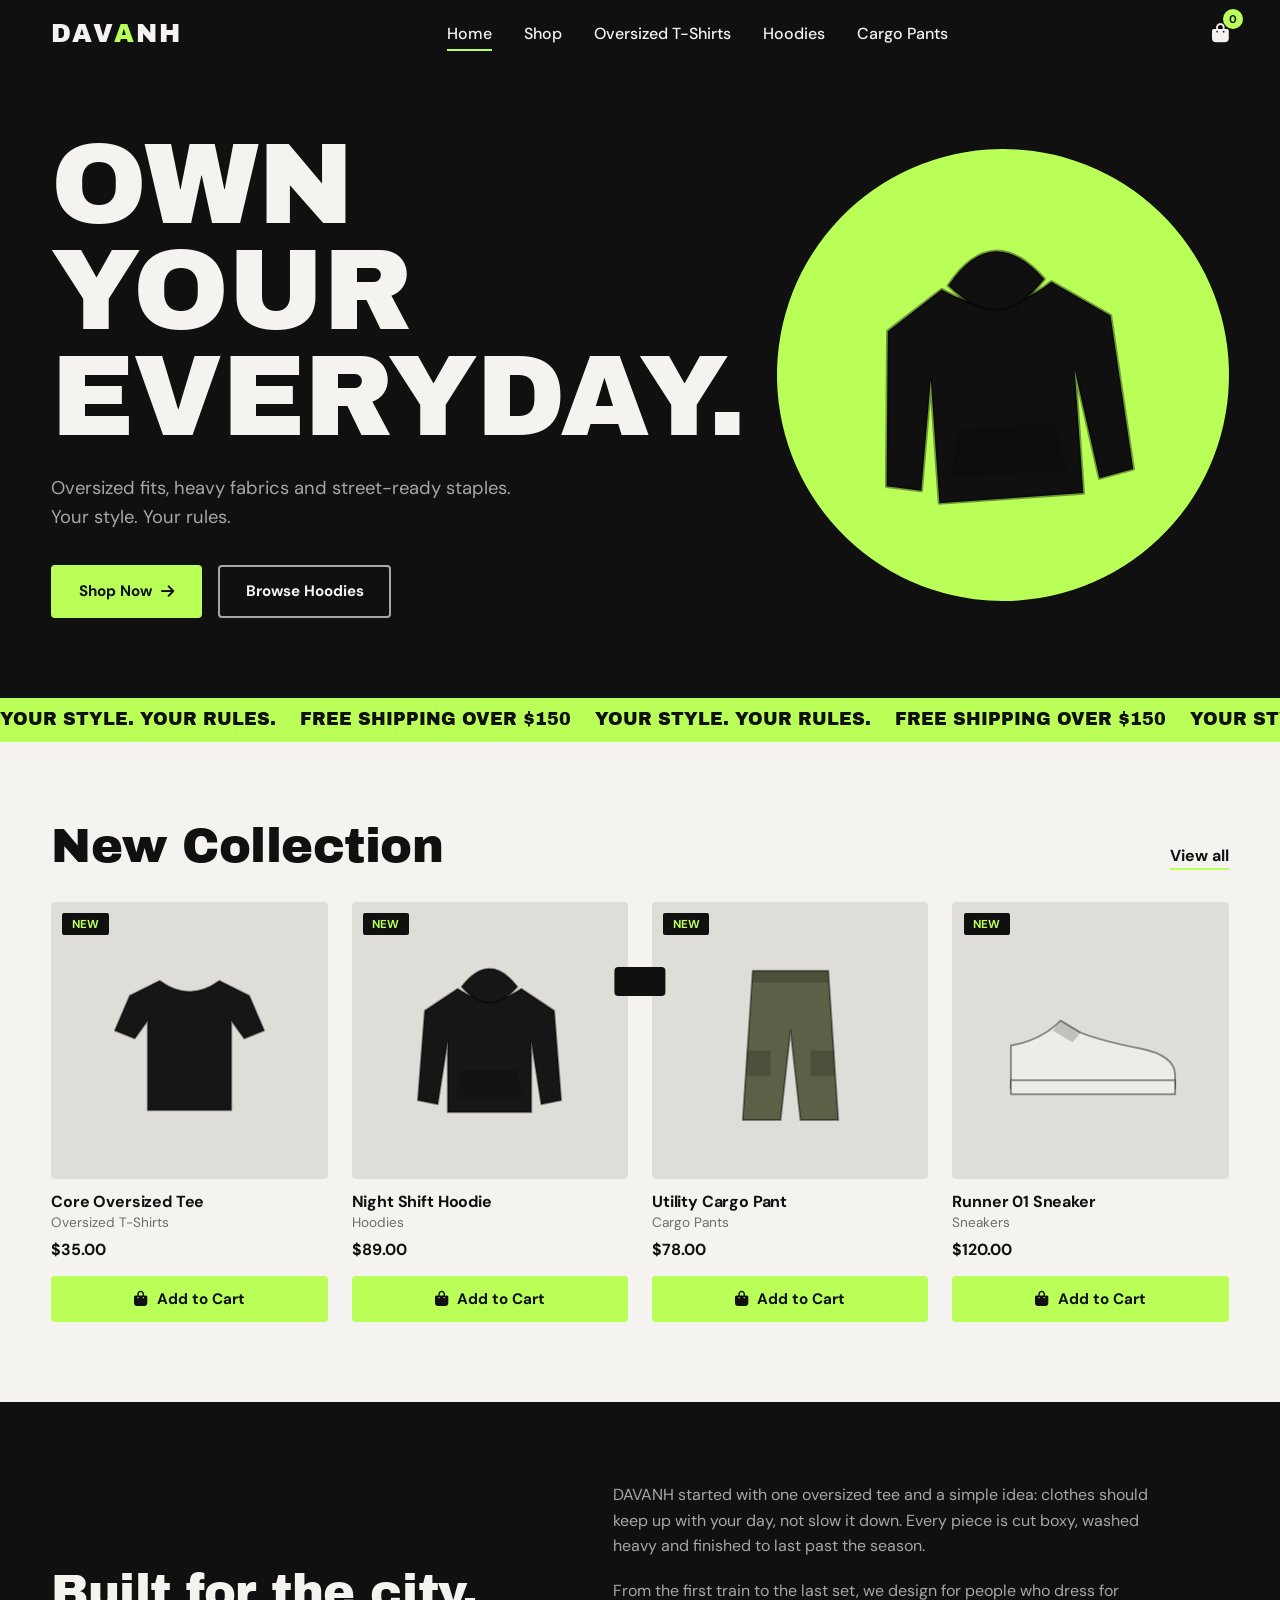
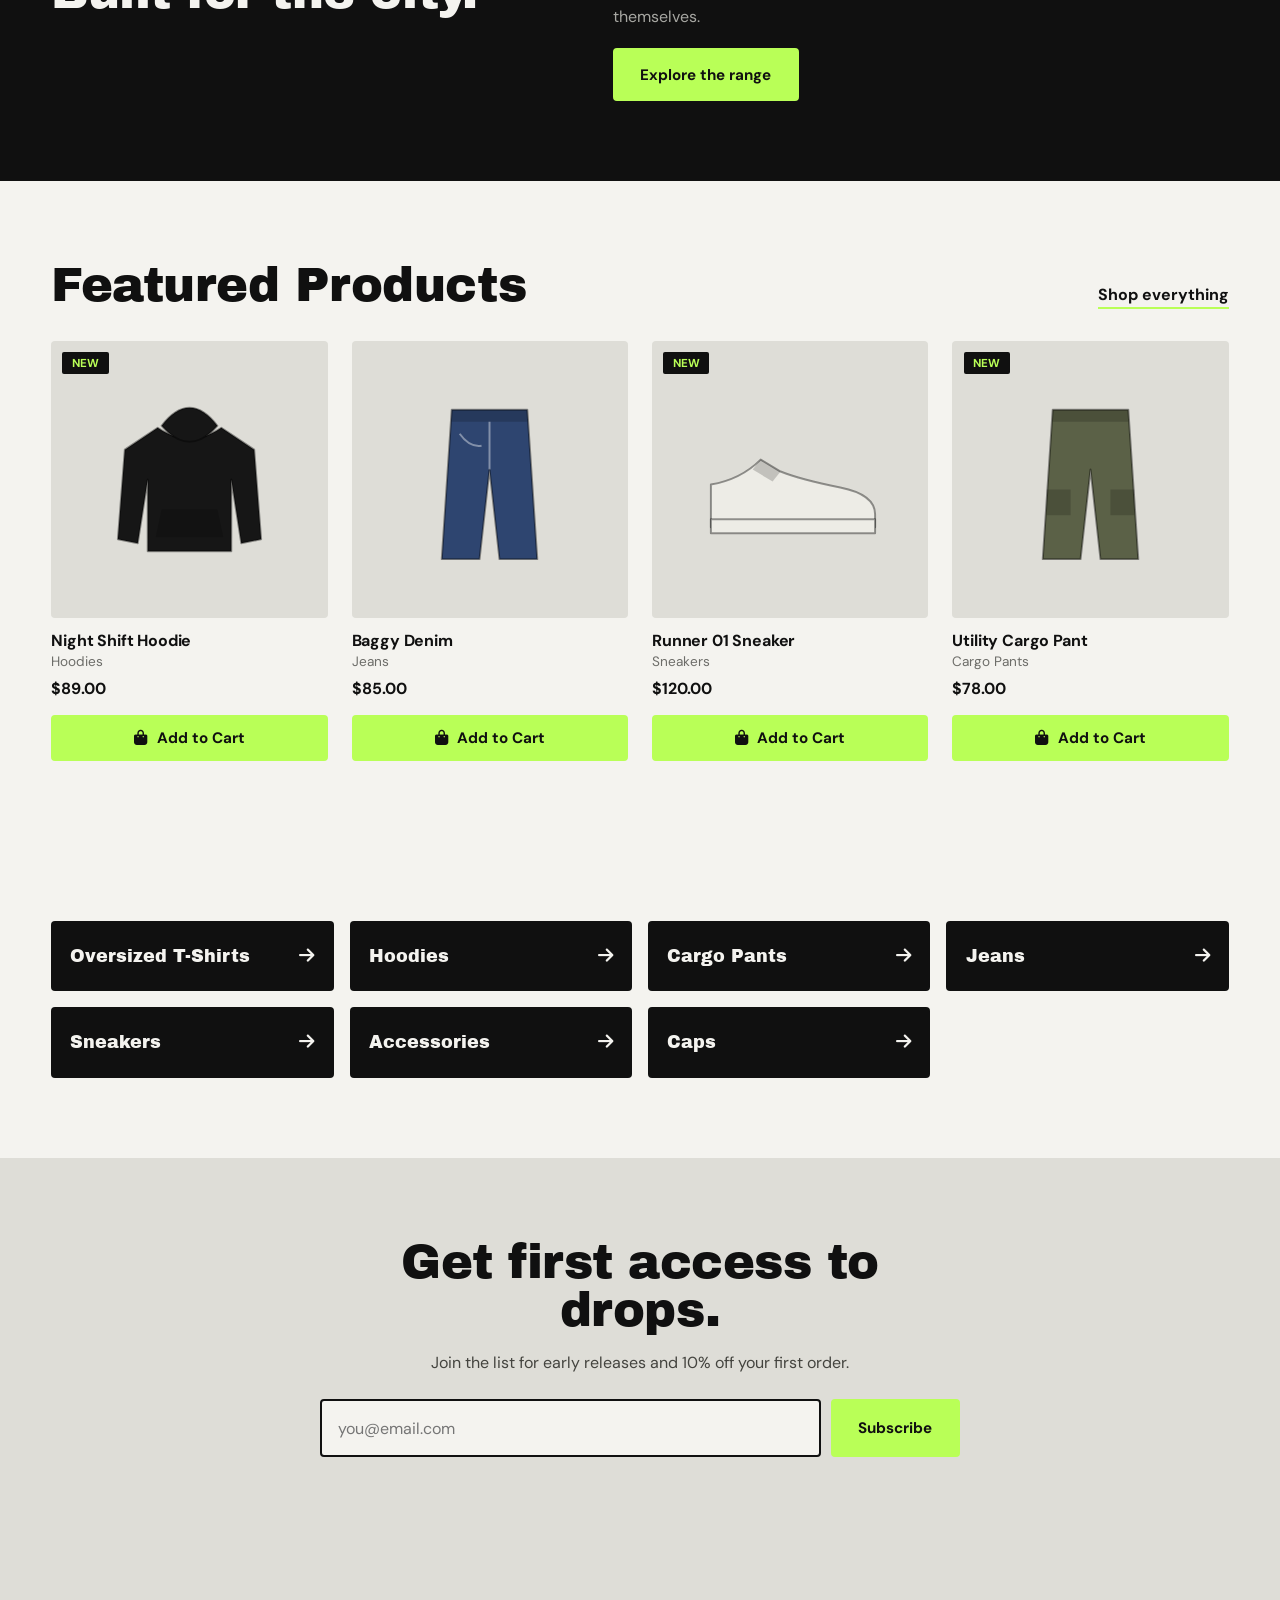
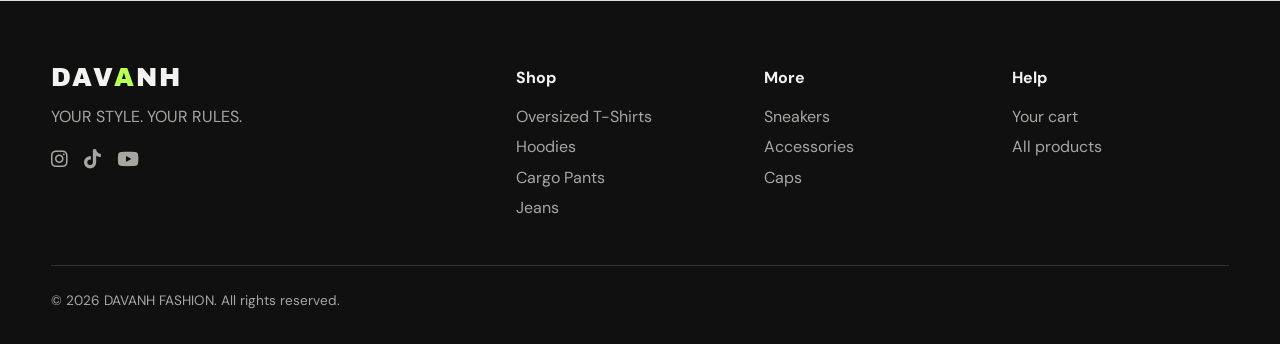
<file: index.html>
<!DOCTYPE html><html lang="en"><head><meta charset="UTF-8"><meta name="viewport" content="width=device-width,initial-scale=1">
<title>Home | DAVANH FASHION</title>
<link rel="preconnect" href="https://fonts.googleapis.com"><link rel="preconnect" href="https://fonts.gstatic.com" crossorigin>
<link href="https://fonts.googleapis.com/css2?family=Archivo+Black&family=DM+Sans:wght@400;500;700&display=swap" rel="stylesheet">
<link rel="stylesheet" href="https://cdnjs.cloudflare.com/ajax/libs/font-awesome/6.5.1/css/all.min.css">
<link rel="stylesheet" href="css/style.css"></head><body data-page="home"><div id="site-header"></div><main>
<section class="hero"><div class="wrap hero-grid">
 <div><h1 class="hero-title">OWN YOUR<br>EVERYDAY.</h1>
 <p class="lead">Oversized fits, heavy fabrics and street-ready staples. Your style. Your rules.</p>
 <div class="row"><a class="btn" href="shop.html">Shop Now <i class="fa-solid fa-arrow-right"></i></a><a class="btn btn-ghost" href="shop.html?cat=Hoodies">Browse Hoodies</a></div></div>
 <div class="hero-art" id="hero-art" aria-label="Featured hoodie"></div></div></section>
<section class="marquee" aria-hidden="true"><div>YOUR STYLE. YOUR RULES. &nbsp;&nbsp; FREE SHIPPING OVER $150 &nbsp;&nbsp; YOUR STYLE. YOUR RULES. &nbsp;&nbsp; FREE SHIPPING OVER $150 &nbsp;&nbsp; YOUR STYLE. YOUR RULES.</div></section>
<section class="section"><div class="wrap"><div class="sec-head"><h2>New Collection</h2><a href="shop.html" class="link">View all</a></div><div class="grid" id="new-grid"></div></div></section>
<section class="section dark"><div class="wrap split">
 <div><h2>Built for the city.</h2></div>
 <div><p>DAVANH started with one oversized tee and a simple idea: clothes should keep up with your day, not slow it down. Every piece is cut boxy, washed heavy and finished to last past the season.</p><p>From the first train to the last set, we design for people who dress for themselves.</p><a class="btn" href="shop.html">Explore the range</a></div></div></section>
<section class="section"><div class="wrap"><div class="sec-head"><h2>Featured Products</h2><a href="shop.html" class="link">Shop everything</a></div><div class="grid" id="featured-grid"></div></div></section>
<section class="section"><div class="wrap cats" id="cat-tiles"></div></section>
<section class="section news"><div class="wrap narrow"><h2>Get first access to drops.</h2><p>Join the list for early releases and 10% off your first order.</p>
 <form id="news-form" novalidate><label class="sr" for="news-email">Email address</label><input id="news-email" type="email" placeholder="you@email.com"><button class="btn" type="submit">Subscribe</button></form><p id="news-msg" class="form-msg" aria-live="polite"></p></div></section>
</main><div id="site-footer"></div><div id="toast" class="toast" role="status"></div><script src="js/script.js"></script></body></html>
</file>
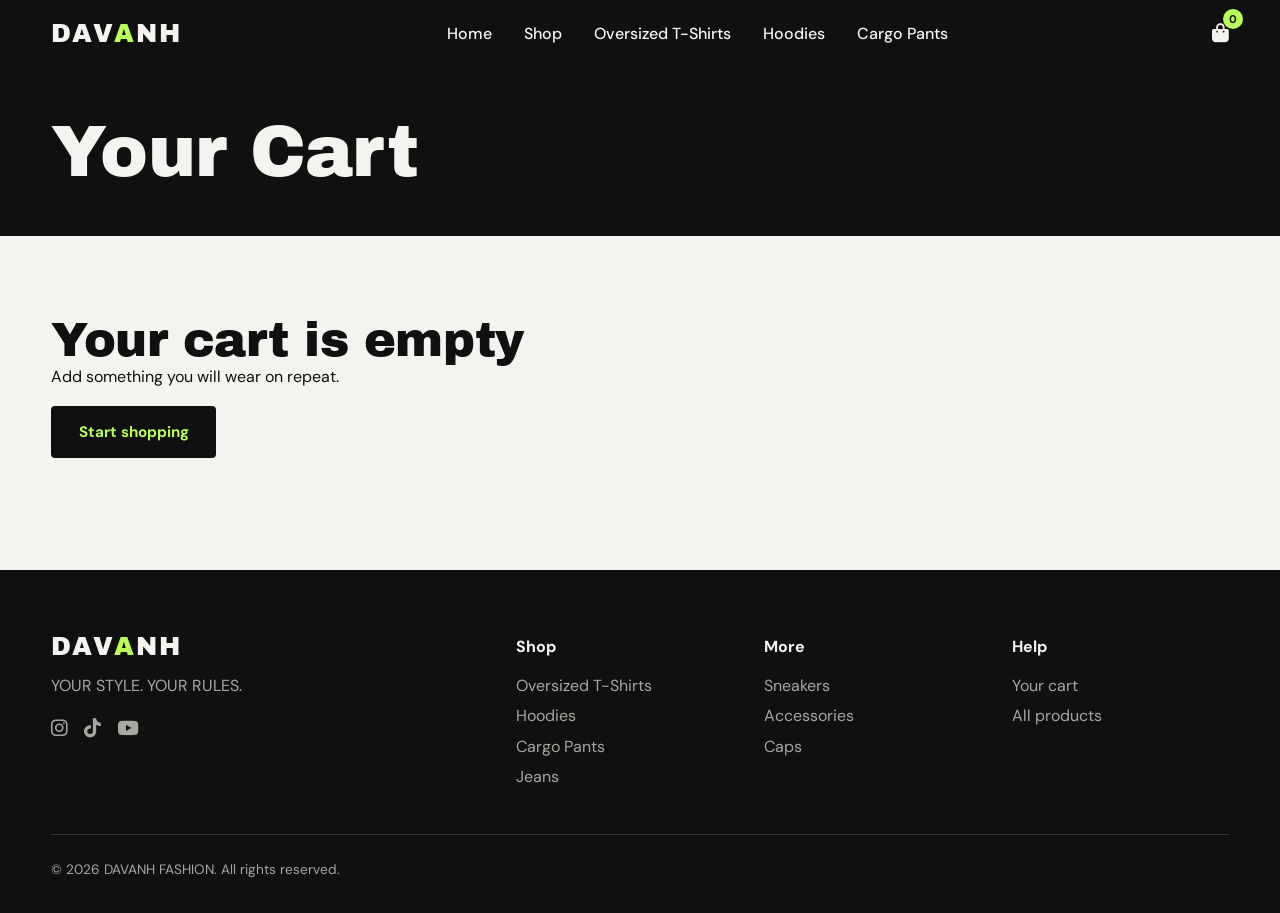
<file: cart.html>
<!DOCTYPE html><html lang="en"><head><meta charset="UTF-8"><meta name="viewport" content="width=device-width,initial-scale=1">
<title>Cart | DAVANH FASHION</title>
<link rel="preconnect" href="https://fonts.googleapis.com"><link rel="preconnect" href="https://fonts.gstatic.com" crossorigin>
<link href="https://fonts.googleapis.com/css2?family=Archivo+Black&family=DM+Sans:wght@400;500;700&display=swap" rel="stylesheet">
<link rel="stylesheet" href="https://cdnjs.cloudflare.com/ajax/libs/font-awesome/6.5.1/css/all.min.css">
<link rel="stylesheet" href="css/style.css"></head><body data-page="cart"><div id="site-header"></div><main>
<section class="page-head"><div class="wrap"><h1>Your Cart</h1></div></section>
<section class="section tight"><div class="wrap cart-layout"><div id="cart-items"></div>
 <aside class="summary" id="summary"></aside></div></section>
</main><div id="site-footer"></div><div id="toast" class="toast" role="status"></div><script src="js/script.js"></script></body></html>
</file>
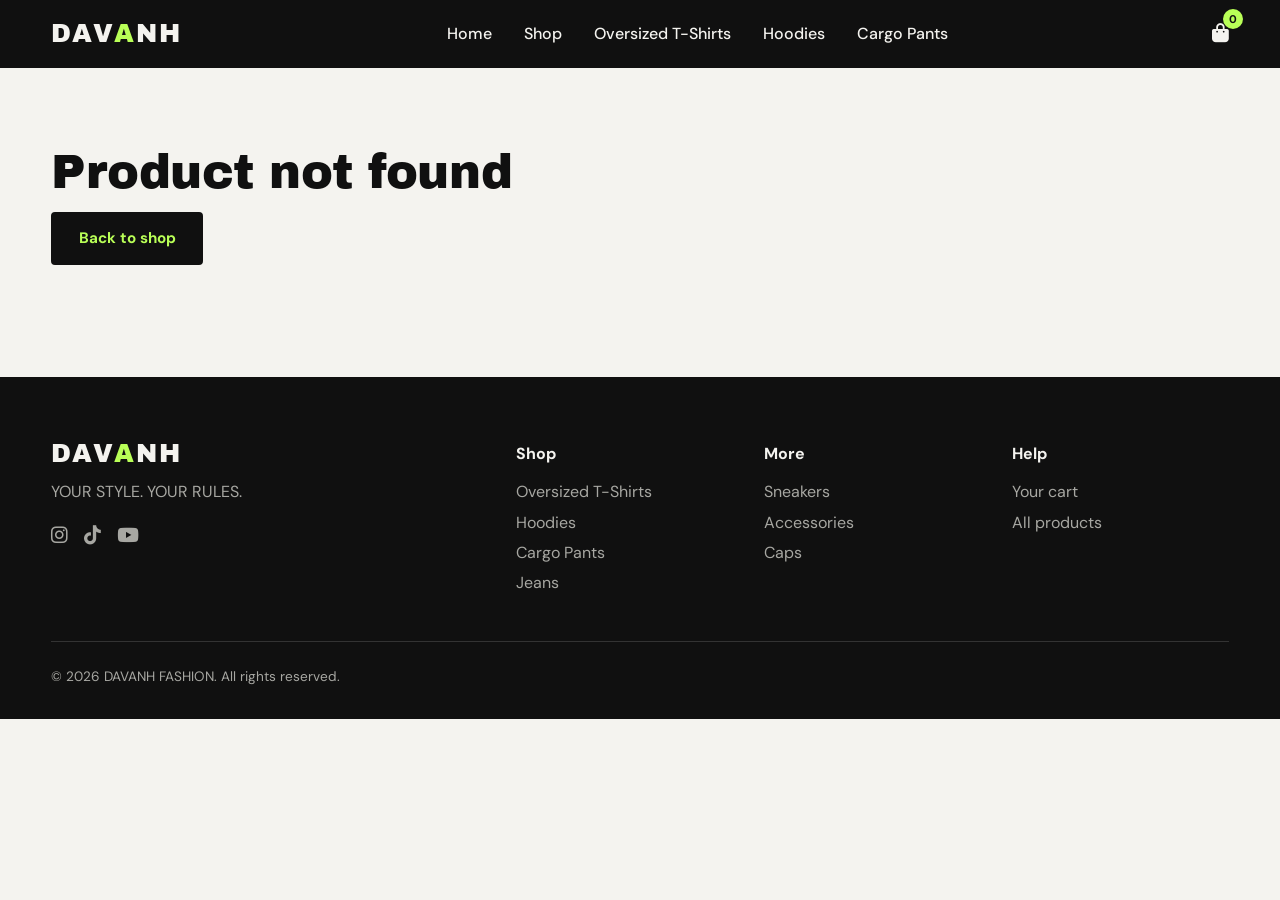
<file: product.html>
<!DOCTYPE html><html lang="en"><head><meta charset="UTF-8"><meta name="viewport" content="width=device-width,initial-scale=1">
<title>Product | DAVANH FASHION</title>
<link rel="preconnect" href="https://fonts.googleapis.com"><link rel="preconnect" href="https://fonts.gstatic.com" crossorigin>
<link href="https://fonts.googleapis.com/css2?family=Archivo+Black&family=DM+Sans:wght@400;500;700&display=swap" rel="stylesheet">
<link rel="stylesheet" href="https://cdnjs.cloudflare.com/ajax/libs/font-awesome/6.5.1/css/all.min.css">
<link rel="stylesheet" href="css/style.css"></head><body data-page="product"><div id="site-header"></div><main>
<section class="section tight"><div class="wrap"><div id="product-view" class="pd"></div></div></section>
<section class="section"><div class="wrap"><div class="sec-head"><h2>You may also like</h2></div><div class="grid" id="related-grid"></div></div></section>
</main><div id="site-footer"></div><div id="toast" class="toast" role="status"></div><script src="js/script.js"></script></body></html>
</file>
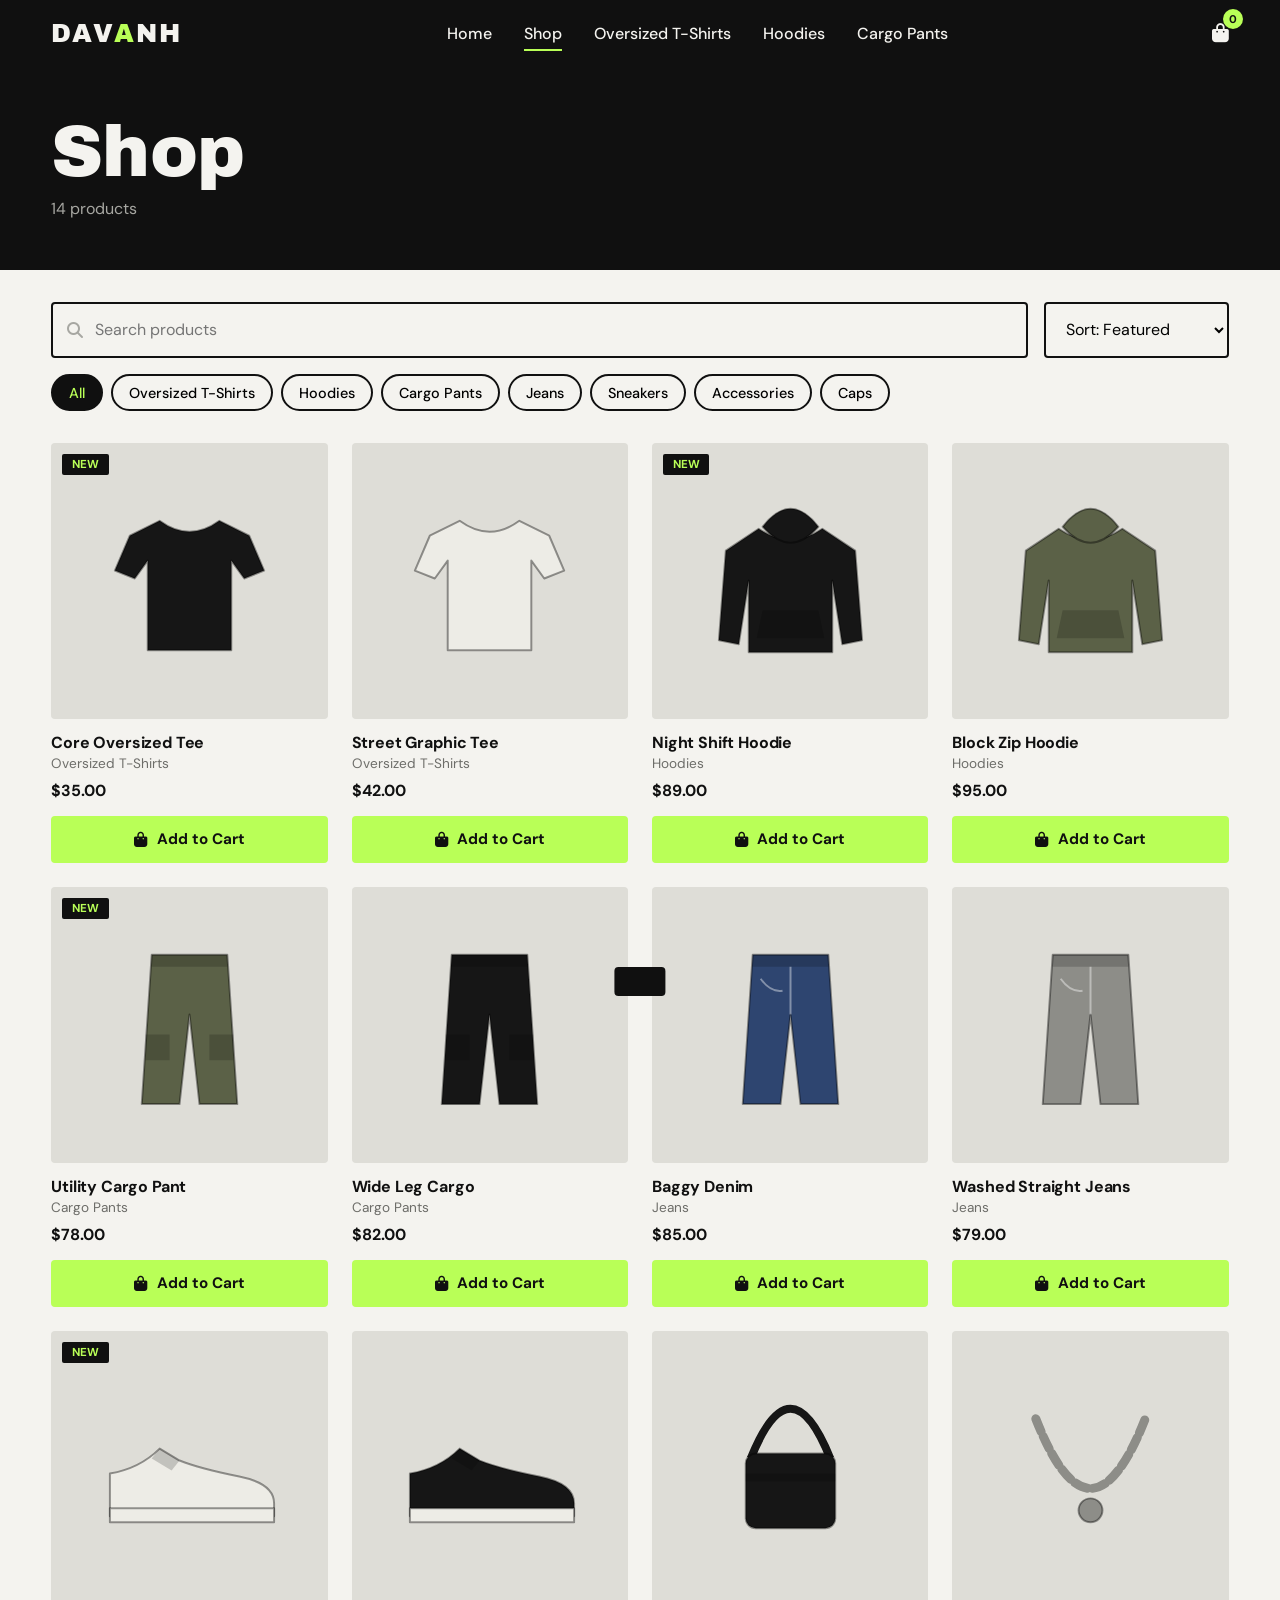
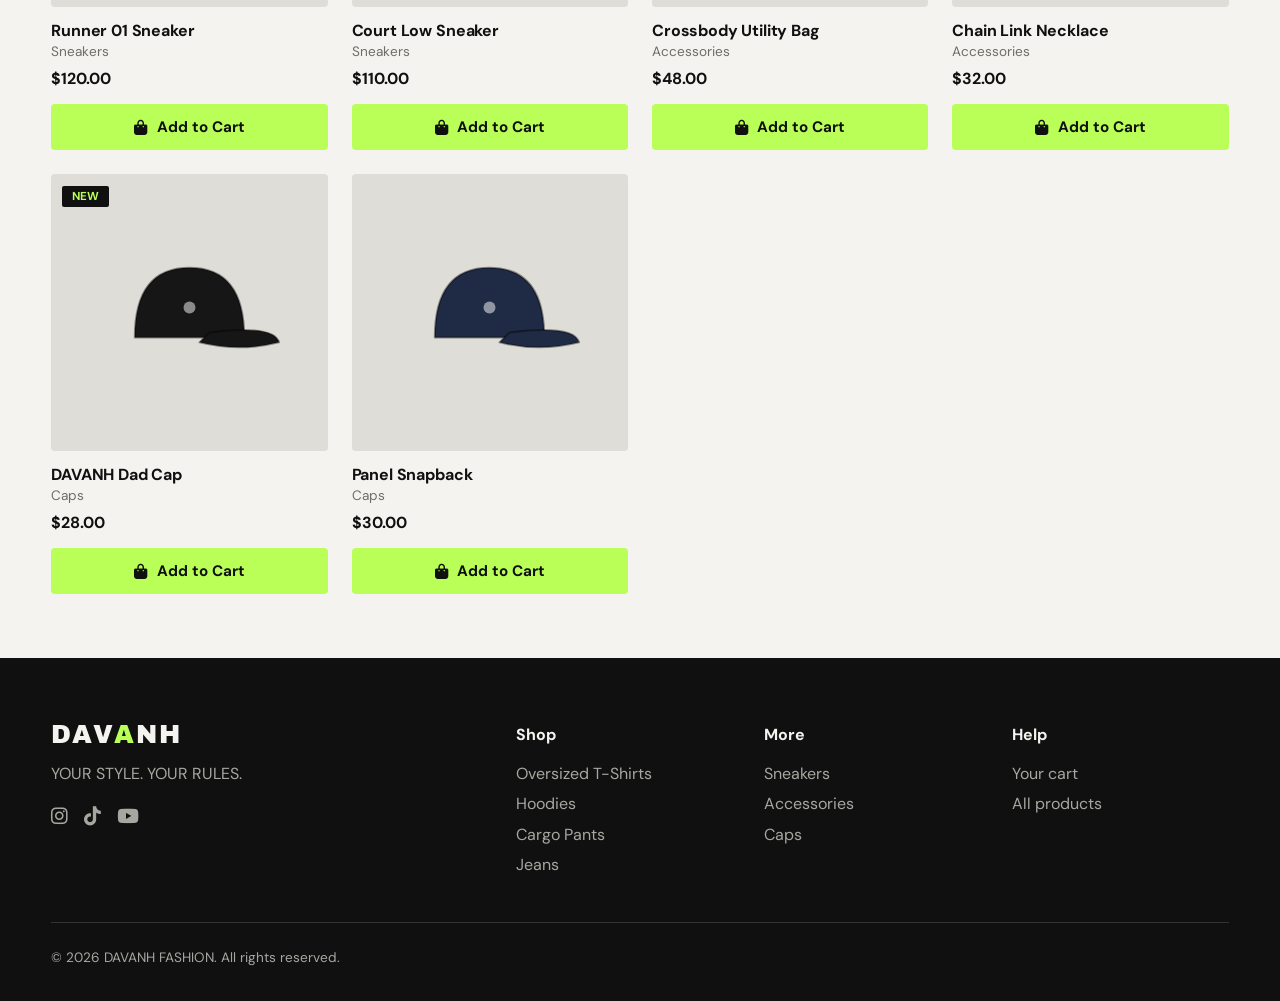
<file: shop.html>
<!DOCTYPE html><html lang="en"><head><meta charset="UTF-8"><meta name="viewport" content="width=device-width,initial-scale=1">
<title>Shop | DAVANH FASHION</title>
<link rel="preconnect" href="https://fonts.googleapis.com"><link rel="preconnect" href="https://fonts.gstatic.com" crossorigin>
<link href="https://fonts.googleapis.com/css2?family=Archivo+Black&family=DM+Sans:wght@400;500;700&display=swap" rel="stylesheet">
<link rel="stylesheet" href="https://cdnjs.cloudflare.com/ajax/libs/font-awesome/6.5.1/css/all.min.css">
<link rel="stylesheet" href="css/style.css"></head><body data-page="shop"><div id="site-header"></div><main>
<section class="page-head"><div class="wrap"><h1>Shop</h1><p id="result-count"></p></div></section>
<section class="section tight"><div class="wrap">
 <div class="toolbar"><div class="search"><i class="fa-solid fa-magnifying-glass"></i><input id="search" type="search" placeholder="Search products" aria-label="Search products"></div>
 <select id="sort" aria-label="Sort products"><option value="featured">Sort: Featured</option><option value="low">Price: Low to High</option><option value="high">Price: High to Low</option></select></div>
 <div class="chips" id="chips"></div>
 <div class="grid" id="shop-grid"></div><p class="empty" id="empty" hidden>No products match. Clear the search or pick another category.</p></div></section>
</main><div id="site-footer"></div><div id="toast" class="toast" role="status"></div><script src="js/script.js"></script></body></html>
</file>
<file: css/style.css>
:root{--black:#101010;--white:#F4F3EF;--gray:#A7A7A2;--neon:#B9FF57;--card:#DEDDD7;--r:4px}
*{box-sizing:border-box;margin:0;padding:0}html{scroll-behavior:smooth}
body{font-family:'DM Sans',sans-serif;background:var(--white);color:var(--black);line-height:1.6;-webkit-font-smoothing:antialiased}
h1,h2,h3,.logo{font-family:'Archivo Black',sans-serif;font-weight:400;line-height:1;letter-spacing:-.01em}
h2{font-size:clamp(1.8rem,4vw,3rem)}a{color:inherit;text-decoration:none}img,svg{display:block;max-width:100%}
.wrap{width:min(1240px,92%);margin:auto}.narrow{max-width:640px;text-align:center}.sr{position:absolute;left:-9999px}
:focus-visible{outline:3px solid var(--neon);outline-offset:2px}
.btn{display:inline-flex;gap:.6rem;align-items:center;justify-content:center;background:var(--neon);color:var(--black);font:700 .95rem 'DM Sans';padding:.9rem 1.6rem;border:2px solid var(--neon);border-radius:var(--r);cursor:pointer;transition:transform .2s,background .2s}
.btn:hover{transform:translateY(-2px);background:var(--white);border-color:var(--white)}
.btn-ghost{background:transparent;color:var(--white);border-color:var(--gray)}.btn-block{width:100%}.row{display:flex;gap:1rem;flex-wrap:wrap}
.link{font-weight:700;border-bottom:2px solid var(--neon)}
header{position:sticky;top:0;z-index:50;background:var(--black);color:var(--white)}
.nav{display:flex;align-items:center;justify-content:space-between;height:68px}
.logo{font-size:1.6rem;letter-spacing:.08em}.logo span{color:var(--neon)}
.nav ul{display:flex;gap:2rem;list-style:none;font-weight:500}.nav ul a{padding:.3rem 0;border-bottom:2px solid transparent}
.nav ul a:hover,.nav ul a.active{border-color:var(--neon)}
.nav-r{display:flex;gap:1.2rem;align-items:center}.cart-link{position:relative;font-size:1.2rem}
.badge{position:absolute;top:-10px;right:-14px;background:var(--neon);color:var(--black);font:700 .7rem 'DM Sans';min-width:20px;height:20px;border-radius:10px;display:grid;place-items:center}
.burger{display:none;background:none;border:0;color:inherit;font-size:1.4rem;cursor:pointer}
.hero{background:var(--black);color:var(--white);padding:4rem 0 5rem;overflow:hidden}
.hero-grid{display:grid;grid-template-columns:1.3fr 1fr;gap:2rem;align-items:center}
.hero-title{font-size:clamp(3rem,9vw,7.5rem);line-height:.92;animation:rise .9s cubic-bezier(.2,.7,.2,1) both}
@keyframes rise{from{opacity:0;transform:translateY(40px)}to{opacity:1;transform:none}}
.lead{color:var(--gray);font-size:1.15rem;max-width:460px;margin:1.5rem 0 2rem}
.hero-art{background:var(--neon);border-radius:50%;aspect-ratio:1;padding:12%;transform:rotate(-4deg)}
.marquee{background:var(--neon);overflow:hidden;white-space:nowrap;font:400 1.1rem 'Archivo Black';padding:.8rem 0}
.marquee div{display:inline-block;animation:slide 25s linear infinite}@keyframes slide{to{transform:translateX(-50%)}}
.section{padding:5rem 0}.section.tight{padding:2rem 0 4rem}.dark{background:var(--black);color:var(--white)}
.sec-head{display:flex;justify-content:space-between;align-items:flex-end;margin-bottom:2rem;gap:1rem}
.split{display:grid;grid-template-columns:1fr 1.2fr;gap:3rem;align-items:center}.split p{color:var(--gray);margin-bottom:1.2rem;max-width:560px}
.page-head{background:var(--black);color:var(--white);padding:3rem 0}.page-head h1{font-size:clamp(2.5rem,6vw,4.5rem)}.page-head p{color:var(--gray);margin-top:.5rem}
.grid{display:grid;grid-template-columns:repeat(4,1fr);gap:1.5rem}
.card{display:flex;flex-direction:column}.card-img{position:relative;background:var(--card);border-radius:var(--r);aspect-ratio:1;padding:14%;overflow:hidden;display:block}
.card-img svg{width:100%;height:100%;transition:transform .35s}.card:hover .card-img svg{transform:scale(1.07) rotate(-2deg)}
.tag{position:absolute;top:.7rem;left:.7rem;background:var(--black);color:var(--neon);font:700 .72rem 'DM Sans';padding:.2rem .6rem;border-radius:2px}
.card h3{font:700 1rem 'DM Sans';margin-top:.8rem}.card .cat{color:#6d6d69;font-size:.85rem}.card .price{font-weight:700;margin:.2rem 0 .8rem}
.card .btn{margin-top:auto;padding:.7rem}
.cats{display:grid;grid-template-columns:repeat(4,1fr);gap:1rem}.cats a{background:var(--black);color:var(--white);padding:1.6rem 1.2rem;border-radius:var(--r);font:400 1.1rem 'Archivo Black';display:flex;justify-content:space-between;transition:background .2s,color .2s}
.cats a:hover{background:var(--neon);color:var(--black)}
.news{background:var(--card)}.news p{margin:1rem 0 1.5rem;color:#44443f}
form#news-form{display:flex;gap:.6rem}form input{flex:1;padding:.9rem 1rem;border:2px solid var(--black);border-radius:var(--r);background:var(--white);font:inherit}
.form-msg{min-height:1.5rem;font-weight:700}.form-msg.err{color:#b3261e}.form-msg.ok{color:#2d6a00}
.toolbar{display:flex;gap:1rem;margin-bottom:1rem;flex-wrap:wrap}.search{position:relative;flex:1;min-width:220px}.search i{position:absolute;left:1rem;top:50%;transform:translateY(-50%);color:var(--gray)}
.search input,select{width:100%;padding:.85rem 1rem .85rem 2.6rem;border:2px solid var(--black);border-radius:var(--r);background:var(--white);font:inherit}select{width:auto;padding-left:1rem}
.chips{display:flex;gap:.5rem;flex-wrap:wrap;margin-bottom:2rem}.chip{border:2px solid var(--black);background:none;padding:.45rem 1rem;border-radius:30px;font:500 .9rem 'DM Sans';cursor:pointer}
.chip.on,.chip:hover{background:var(--black);color:var(--neon)}.empty{padding:3rem 0;text-align:center;color:#6d6d69}
.pd{display:grid;grid-template-columns:1.1fr 1fr;gap:3rem}.pd-img{background:var(--card);border-radius:var(--r);aspect-ratio:1;padding:12%}.pd-img svg{width:100%;height:100%}
.pd h1{font-size:clamp(2rem,4vw,3rem)}.pd .price{font:400 1.8rem 'Archivo Black';margin:.8rem 0}.pd p.d{color:#55554f;max-width:480px}
.opt{margin:1.4rem 0 .5rem;font-weight:700}.opts{display:flex;gap:.5rem;flex-wrap:wrap}
.size{min-width:52px;padding:.7rem;border:2px solid var(--black);background:none;font:700 .9rem 'DM Sans';cursor:pointer;border-radius:var(--r)}.size.on{background:var(--black);color:var(--neon)}
.sw{width:38px;height:38px;border-radius:50%;border:2px solid var(--gray);cursor:pointer;box-shadow:inset 0 0 0 3px var(--white)}.sw.on{border-color:var(--black);outline:2px solid var(--neon);outline-offset:2px}
.qty{display:inline-flex;border:2px solid var(--black);border-radius:var(--r)}.qty button{width:42px;background:none;border:0;font-size:1.1rem;cursor:pointer}.qty button:hover{background:var(--neon)}.qty span{min-width:44px;display:grid;place-items:center;font-weight:700}
.pd .btn{margin-top:1.8rem}.crumb{color:#6d6d69;margin-bottom:1rem}
.cart-layout{display:grid;grid-template-columns:1.8fr 1fr;gap:2.5rem;align-items:start}
.item{display:grid;grid-template-columns:96px 1fr auto;gap:1.2rem;padding:1.2rem 0;border-bottom:1px solid var(--gray);align-items:center}
.item .thumb{background:var(--card);border-radius:var(--r);padding:10px}.item h3{font:700 1rem 'DM Sans'}.item small{color:#6d6d69;display:block}
.item .right{text-align:right}.rm{background:none;border:0;color:#b3261e;cursor:pointer;font:500 .85rem 'DM Sans';margin-top:.5rem}.item .qty{margin-top:.5rem}
.summary{background:var(--black);color:var(--white);padding:2rem;border-radius:var(--r);position:sticky;top:90px}.summary h3{font-size:1.4rem;margin-bottom:1.2rem}
.line{display:flex;justify-content:space-between;padding:.5rem 0;color:var(--gray)}.line.total{color:var(--white);font:700 1.2rem 'DM Sans';border-top:1px solid #333;margin-top:.6rem;padding-top:1rem}.summary .btn{margin-top:1.2rem}
.empty-cart{padding:3rem 0}.empty-cart .btn{margin-top:1rem;background:var(--black);color:var(--neon);border-color:var(--black)}
footer{background:var(--black);color:var(--white);padding:4rem 0 2rem}.f-grid{display:grid;grid-template-columns:2fr 1fr 1fr 1fr;gap:2rem}
footer p,footer a{color:var(--gray)}footer a:hover{color:var(--neon)}footer h4{margin-bottom:.8rem}footer li{list-style:none;margin:.3rem 0}.copy{border-top:1px solid #333;margin-top:2.5rem;padding-top:1.5rem;font-size:.85rem;color:var(--gray)}
.social{display:flex;gap:1rem;margin-top:1rem;font-size:1.2rem}
.toast{position:fixed;bottom:24px;left:50%;transform:translate(-50%,120px);background:var(--black);color:var(--neon);padding:.9rem 1.6rem;border-radius:var(--r);font-weight:700;z-index:99;transition:transform .35s}.toast.show{transform:translate(-50%,0)}
@media(max-width:1000px){.grid,.cats{grid-template-columns:repeat(2,1fr)}.hero-grid,.split,.pd,.cart-layout{grid-template-columns:1fr}.hero-art{max-width:380px;margin:auto}.f-grid{grid-template-columns:1fr 1fr}.summary{position:static}}
@media(max-width:720px){.burger{display:block}.nav ul{position:absolute;top:68px;left:0;right:0;background:var(--black);flex-direction:column;gap:0;padding:0 4%;max-height:0;overflow:hidden;transition:max-height .3s}.nav ul.open{max-height:300px;padding:1rem 4%}.nav ul li{padding:.6rem 0}
.grid{gap:1rem}.card .btn{font-size:.85rem}.item{grid-template-columns:70px 1fr}.item .right{grid-column:2;text-align:left}form#news-form{flex-direction:column}.f-grid{grid-template-columns:1fr}}
@media(prefers-reduced-motion:reduce){*{animation:none!important;transition:none!important}}
</file>
